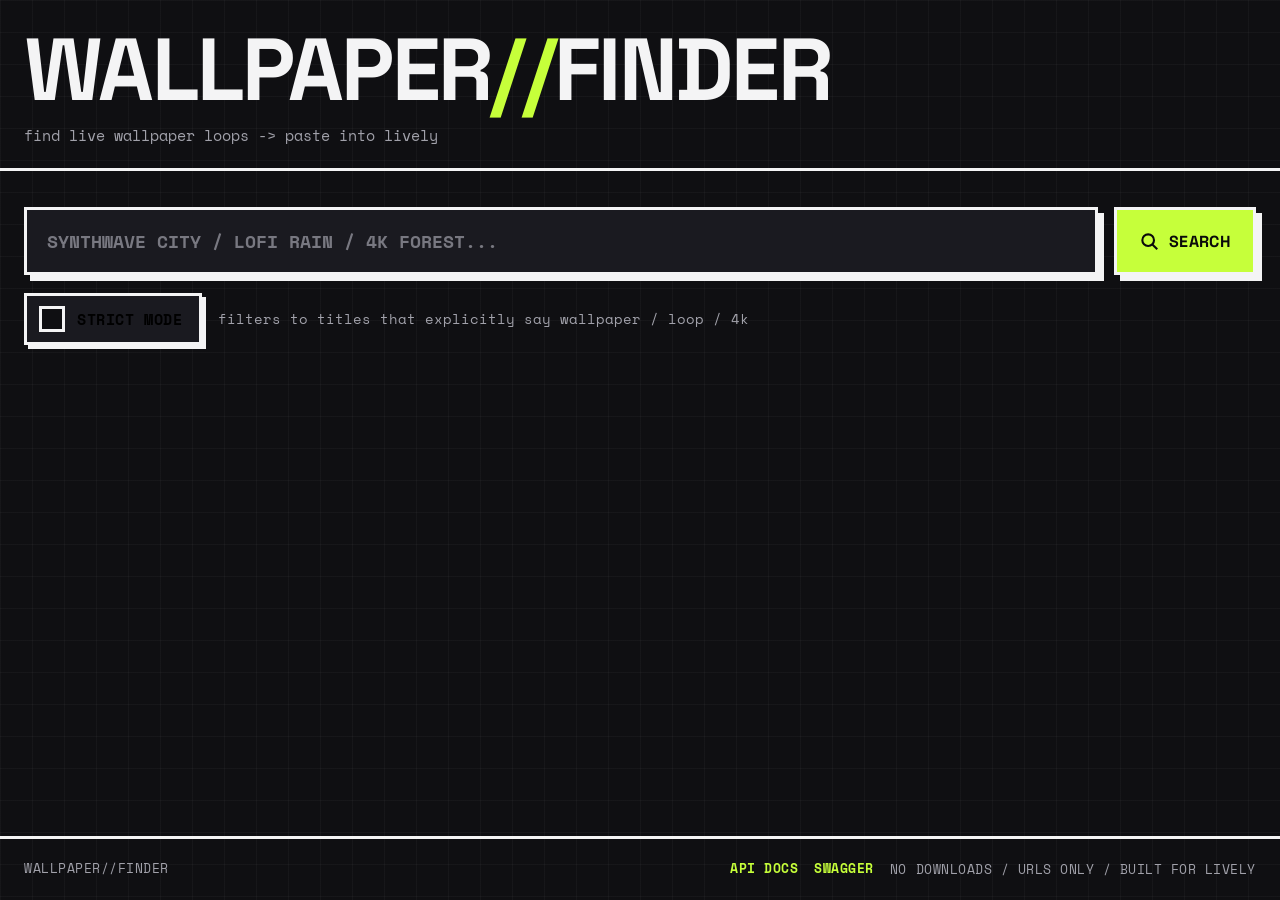
<file: static/index.html>
<!DOCTYPE html>
<html lang="en">
<head>
  <meta charset="UTF-8" />
  <meta name="viewport" content="width=device-width, initial-scale=1.0" />
  <title>WALLPAPER//FINDER</title>
  <meta name="description" content="Find live wallpaper loops on YouTube and paste them into Lively Wallpaper." />

  <link rel="preconnect" href="https://fonts.googleapis.com" />
  <link rel="preconnect" href="https://fonts.gstatic.com" crossorigin />
  <link
    href="https://fonts.googleapis.com/css2?family=Space+Grotesk:wght@600;700&family=Space+Mono:wght@400;700&display=swap"
    rel="stylesheet"
  />
  <link rel="preconnect" href="https://i.ytimg.com" />
  <link rel="stylesheet" href="/static/style.css" />
</head>
<body>
  <!-- ============================ HEADER ============================ -->
  <header class="site-header">
    <h1 class="wordmark">WALLPAPER<span class="slashes">//</span>FINDER</h1>
    <p class="tagline">find live wallpaper loops -&gt; paste into Lively</p>
  </header>

  <main>
    <!-- ============================ SEARCH HERO ============================ -->
    <section class="hero" aria-labelledby="hero-label">
      <h2 id="hero-label" class="visually-hidden">Search for wallpapers</h2>
      <form id="search-form" class="search-row" autocomplete="off">
        <input
          id="search-input"
          class="search-input"
          type="text"
          name="q"
          placeholder="SYNTHWAVE CITY / LOFI RAIN / 4K FOREST..."
          aria-label="Search query"
        />
        <button type="submit" id="search-btn" class="btn btn-accent search-btn">
          <svg class="icon" viewBox="0 0 24 24" aria-hidden="true" focusable="false">
            <circle cx="11" cy="11" r="7"></circle>
            <line x1="21" y1="21" x2="16.65" y2="16.65"></line>
          </svg>
          SEARCH
        </button>
      </form>

      <div class="hero-controls">
        <button
          type="button"
          id="strict-toggle"
          class="toggle"
          role="switch"
          aria-checked="false"
          aria-label="Strict mode: require a wallpaper keyword in the title"
        >
          <span class="toggle-box" aria-hidden="true">
            <svg class="icon check" viewBox="0 0 24 24" aria-hidden="true" focusable="false">
              <polyline points="20 6 9 17 4 12"></polyline>
            </svg>
          </span>
          <span class="toggle-label">STRICT MODE</span>
        </button>
        <span class="hero-hint">filters to titles that explicitly say wallpaper / loop / 4k</span>
      </div>
    </section>

    <!-- ============================ STATUS LINE ============================ -->
    <div id="status" class="status-line" role="status" aria-live="polite"></div>

    <!-- ============================ RESULTS ============================ -->
    <section id="results" class="bento" aria-live="polite" aria-busy="false"></section>
  </main>

  <!-- ============================ FOOTER ============================ -->
  <footer class="site-footer">
    <span>WALLPAPER//FINDER</span>
    <span class="footer-links">
      <a href="/api-docs">API DOCS</a>
      <a href="/docs">SWAGGER</a>
      <span>NO DOWNLOADS / URLS ONLY / BUILT FOR LIVELY</span>
    </span>
  </footer>

  <!-- ============================ PREVIEW MODAL ============================ -->
  <div id="preview" class="modal hidden" role="dialog" aria-modal="true" aria-label="Video preview">
    <div class="modal-box">
      <div class="modal-bar">
        <span id="preview-title" class="modal-title"></span>
        <button id="preview-close" class="btn btn-icon" aria-label="Close preview">
          <svg class="icon" viewBox="0 0 24 24" aria-hidden="true" focusable="false">
            <line x1="18" y1="6" x2="6" y2="18"></line>
            <line x1="6" y1="6" x2="18" y2="18"></line>
          </svg>
        </button>
      </div>
      <div id="preview-frame" class="modal-frame"></div>
      <div class="modal-actions">
        <a id="preview-open" class="btn" href="#" target="_blank" rel="noopener">OPEN ON YOUTUBE</a>
        <button id="preview-copy" class="btn btn-accent">COPY URL</button>
      </div>
    </div>
  </div>

  <!-- Card template -->
  <template id="card-template">
    <article class="card">
      <button class="thumb" type="button" aria-label="Preview video">
        <img class="thumb-img" alt="" loading="lazy" decoding="async" />
        <span class="score-badge" aria-label="Wallpaper score"></span>
        <span class="dur-badge"></span>
        <span class="play-tag" aria-hidden="true">
          <svg class="icon" viewBox="0 0 24 24" focusable="false"><polygon points="6 4 20 12 6 20 6 4"></polygon></svg>
        </span>
      </button>
      <div class="card-body">
        <h3 class="card-title"></h3>
        <div class="card-meta">
          <span class="card-channel"></span>
          <span class="res-badge"></span>
        </div>
        <div class="vote-row" role="group" aria-label="Community rating">
          <button class="vote-btn vote-up" type="button" aria-label="Upvote this wallpaper">
            <svg class="icon" viewBox="0 0 24 24" aria-hidden="true" focusable="false">
              <path d="M7 10v12"></path>
              <path d="M15 5.88 14 10h5.83a2 2 0 0 1 1.92 2.56l-2.33 8A2 2 0 0 1 17.5 22H4a2 2 0 0 1-2-2v-8a2 2 0 0 1 2-2h2.76a2 2 0 0 0 1.79-1.11L12 2a3.13 3.13 0 0 1 3 3.88Z"></path>
            </svg>
          </button>
          <span class="vote-count" aria-live="polite" title="Net community votes">0</span>
          <button class="vote-btn vote-down" type="button" aria-label="Downvote this wallpaper">
            <svg class="icon" viewBox="0 0 24 24" aria-hidden="true" focusable="false">
              <path d="M17 14V2"></path>
              <path d="M9 18.12 10 14H4.17a2 2 0 0 1-1.92-2.56l2.33-8A2 2 0 0 1 6.5 2H20a2 2 0 0 1 2 2v8a2 2 0 0 1-2 2h-2.76a2 2 0 0 0-1.79 1.11L12 22a3.13 3.13 0 0 1-3-3.88Z"></path>
            </svg>
          </button>
        </div>
        <button class="btn btn-accent copy-btn" type="button">
          <svg class="icon" viewBox="0 0 24 24" aria-hidden="true" focusable="false">
            <rect x="9" y="9" width="11" height="11"></rect>
            <path d="M5 15V5a2 2 0 0 1 2-2h10"></path>
          </svg>
          <span class="copy-label">COPY URL</span>
        </button>
      </div>
    </article>
  </template>

  <script src="/static/app.js"></script>
</body>
</html>
</file>
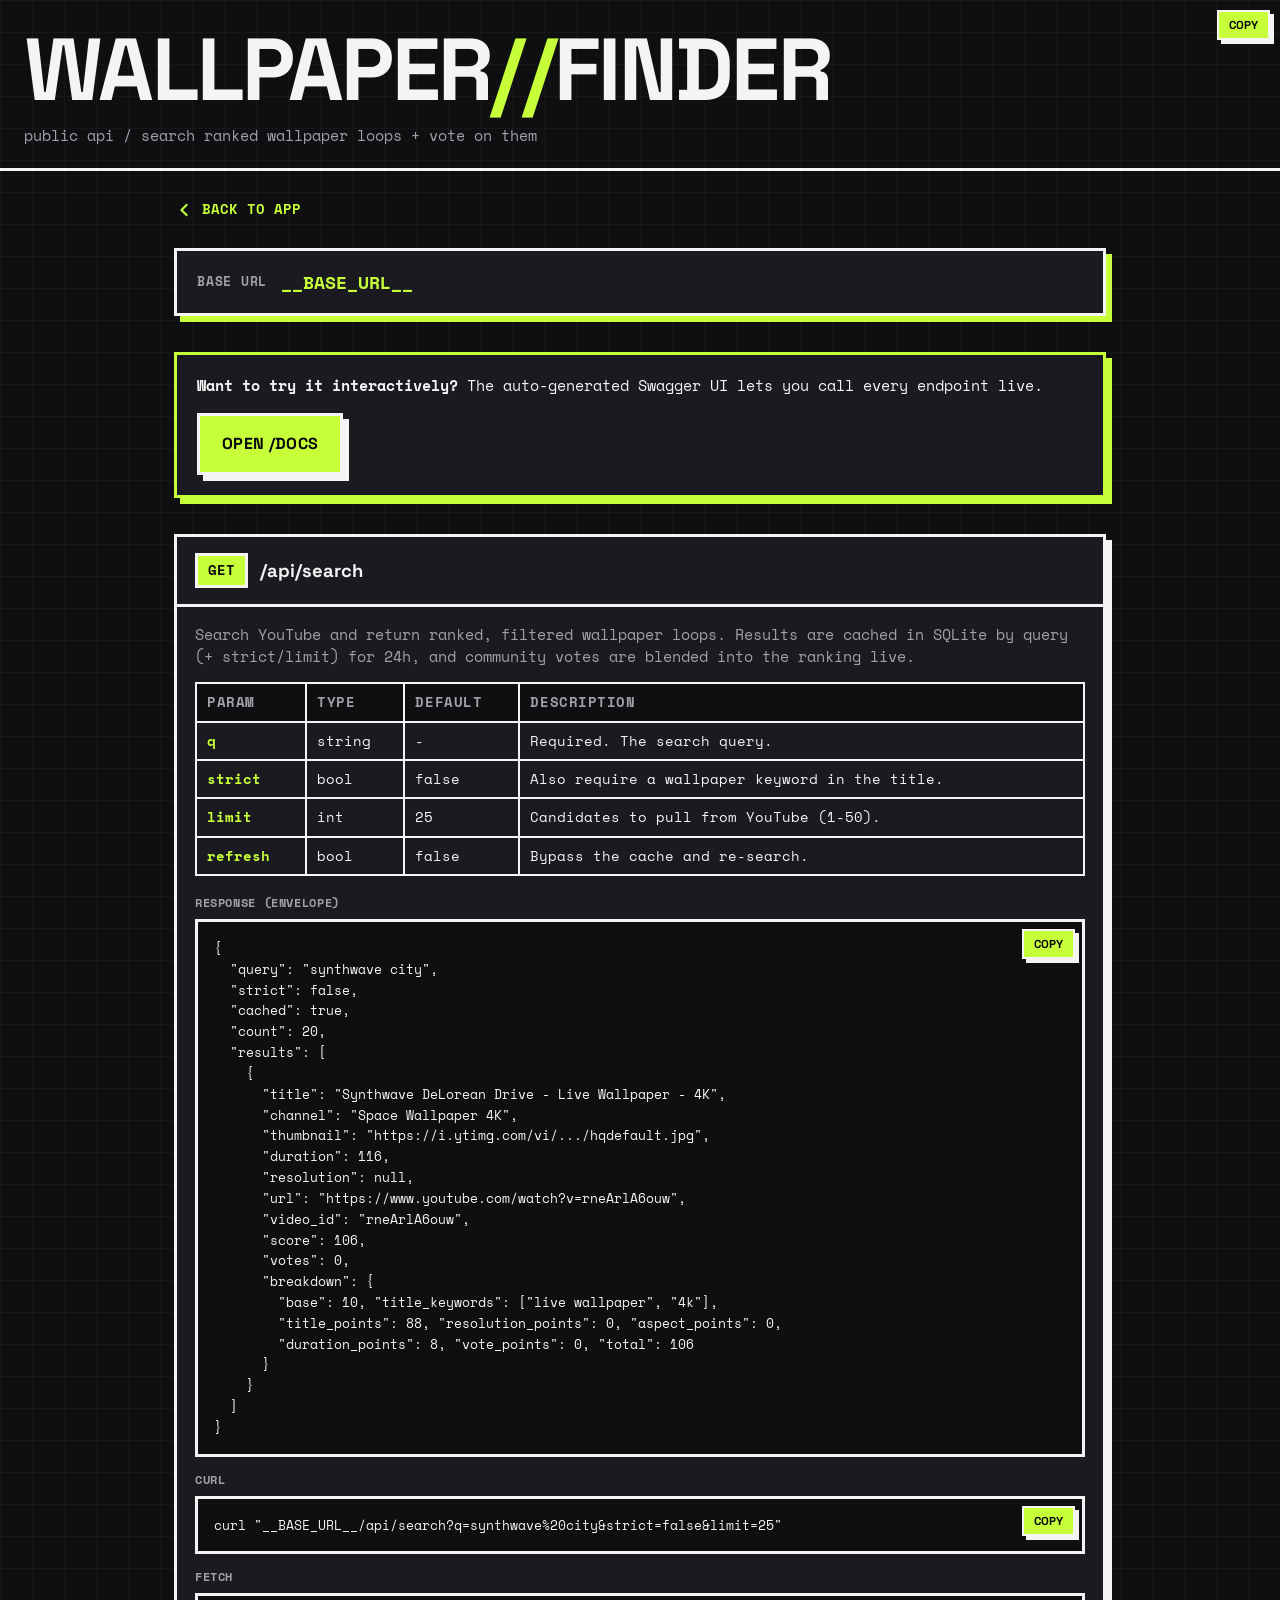
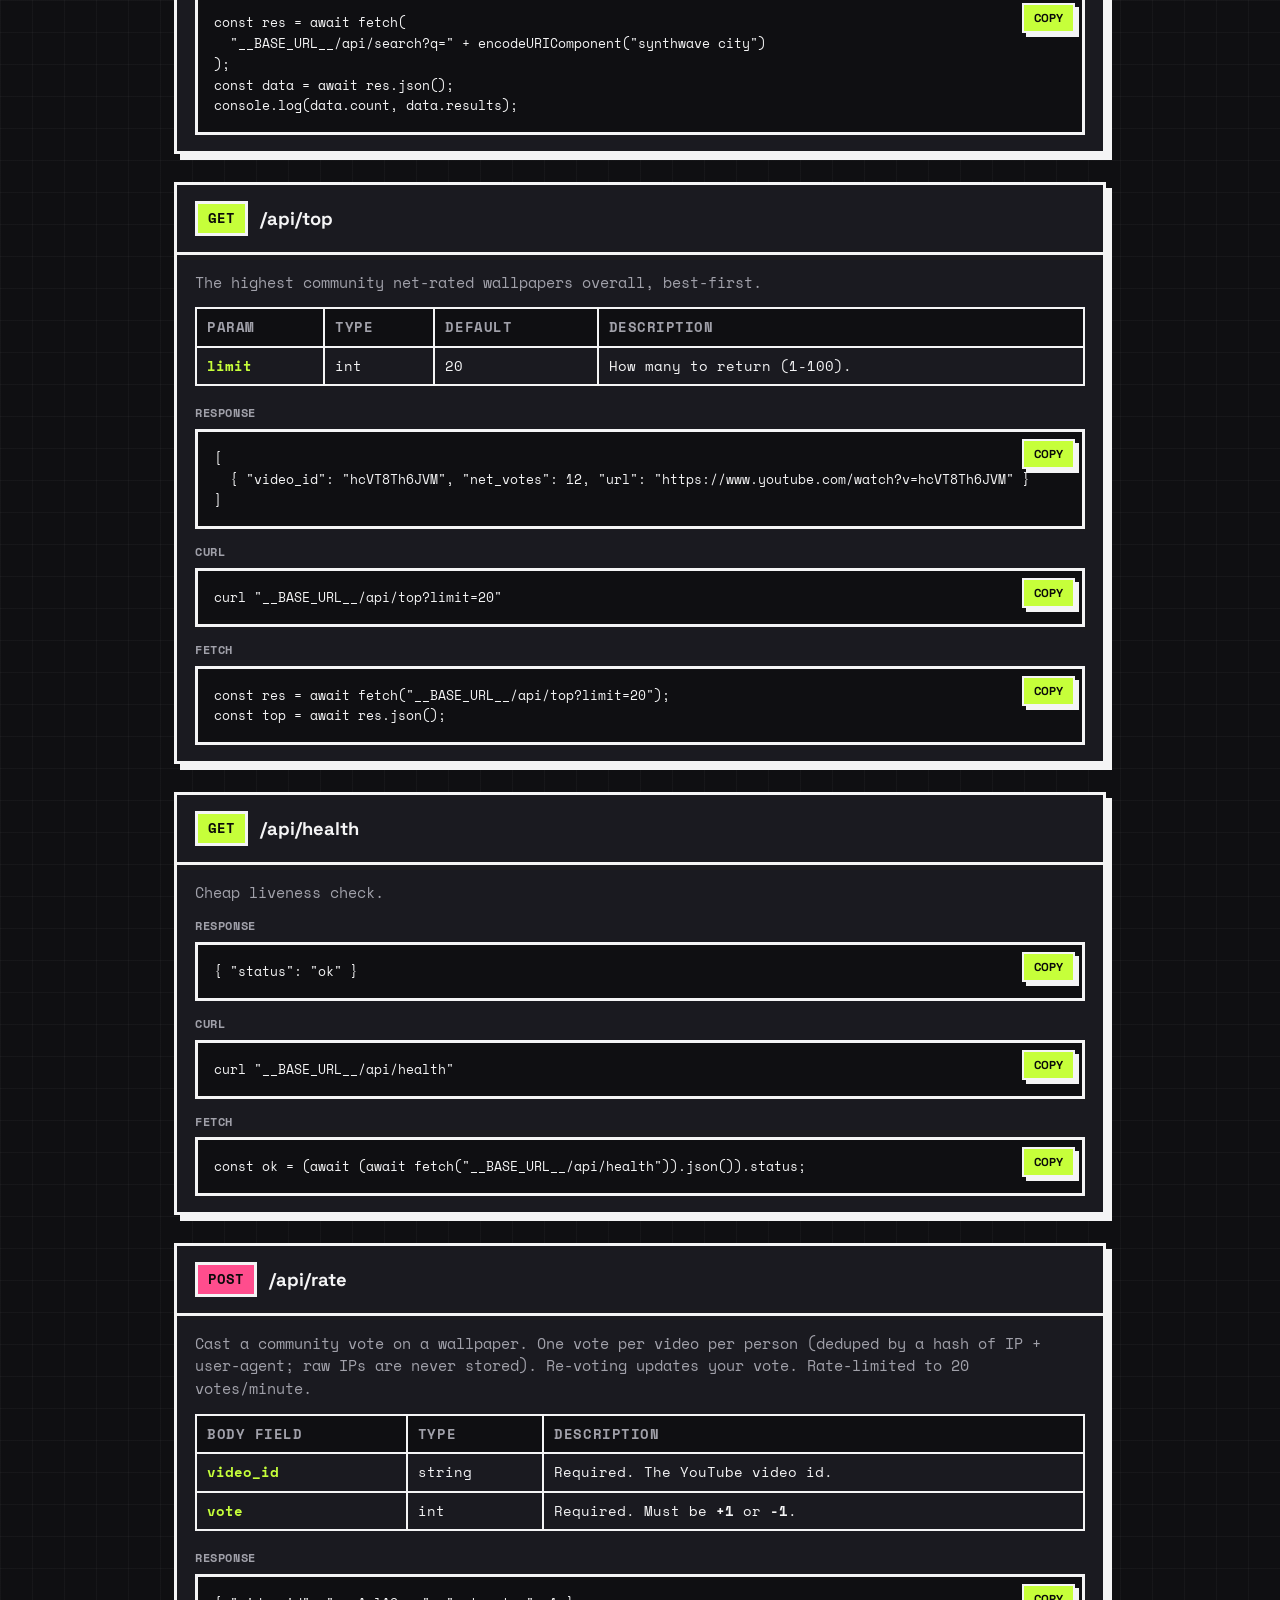
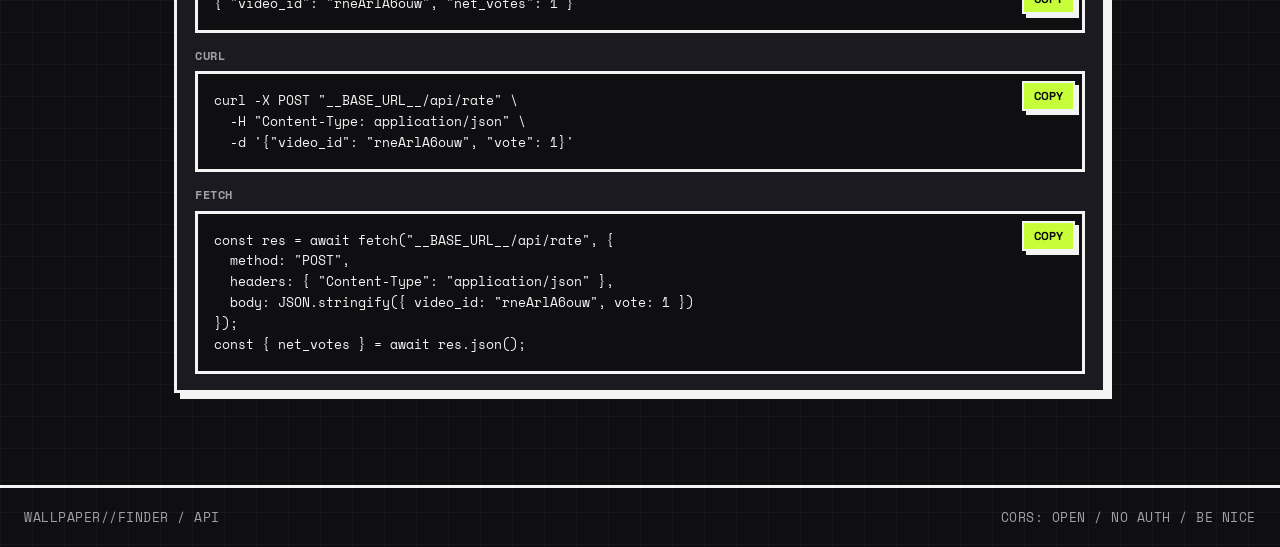
<file: static/api-docs.html>
<!DOCTYPE html>
<html lang="en">
<head>
  <meta charset="UTF-8" />
  <meta name="viewport" content="width=device-width, initial-scale=1.0" />
  <title>WALLPAPER//FINDER / API DOCS</title>
  <meta name="description" content="Public API for Wallpaper Finder: search ranked YouTube live-wallpaper loops and vote on them." />

  <link rel="preconnect" href="https://fonts.googleapis.com" />
  <link rel="preconnect" href="https://fonts.gstatic.com" crossorigin />
  <link
    href="https://fonts.googleapis.com/css2?family=Space+Grotesk:wght@600;700&family=Space+Mono:wght@400;700&display=swap"
    rel="stylesheet"
  />
  <link rel="stylesheet" href="/static/style.css" />
  <style>
    /* Doc-specific layout, reusing the site's :root tokens */
    .doc-main { max-width: 980px; margin: 0 auto; padding: 28px 24px 64px; }
    .base-url-box {
      border: var(--bw) solid var(--border);
      box-shadow: var(--shadow-accent);
      background: var(--surface);
      padding: 18px 20px;
      margin: 8px 0 36px;
      display: flex; align-items: center; gap: 14px; flex-wrap: wrap;
    }
    .base-url-box .label {
      font-family: var(--font-mono); font-weight: 700; text-transform: uppercase;
      letter-spacing: 0.06em; color: var(--muted); font-size: 0.8rem;
    }
    .base-url-box code {
      font-family: var(--font-mono); font-weight: 700; font-size: 1.1rem;
      color: var(--accent); word-break: break-all;
    }
    .endpoint {
      border: var(--bw) solid var(--border);
      box-shadow: var(--shadow);
      background: var(--surface);
      margin-bottom: 28px;
    }
    .endpoint-head {
      display: flex; align-items: center; gap: 12px; flex-wrap: wrap;
      padding: 16px 18px; border-bottom: var(--bw) solid var(--border);
    }
    .method {
      font-family: var(--font-mono); font-weight: 700; font-size: 0.85rem;
      padding: 4px 10px; border: var(--bw) solid var(--border); color: #0A0A0A;
    }
    .method.get { background: var(--accent); }
    .method.post { background: var(--accent-2); }
    .path { font-family: var(--font-head); font-weight: 700; font-size: 1.15rem; }
    .endpoint-body { padding: 16px 18px; }
    .endpoint-body p { margin: 0 0 14px; color: var(--muted); font-size: 0.95rem; }
    .params { width: 100%; border-collapse: collapse; margin: 0 0 18px; }
    .params th, .params td {
      text-align: left; padding: 8px 10px; border: 2px solid var(--border);
      font-family: var(--font-mono); font-size: 0.85rem;
    }
    .params th { background: var(--bg); text-transform: uppercase; letter-spacing: 0.04em; color: var(--muted); }
    .params td .pname { color: var(--accent); font-weight: 700; }
    .code-label {
      font-family: var(--font-mono); font-weight: 700; text-transform: uppercase;
      letter-spacing: 0.05em; font-size: 0.78rem; color: var(--muted); margin: 14px 0 6px;
    }
    .code-wrap { position: relative; }
    pre {
      margin: 0; background: var(--bg); border: var(--bw) solid var(--border);
      padding: 16px; overflow-x: auto;
      font-family: var(--font-mono); font-size: 0.84rem; line-height: 1.55; color: var(--text);
    }
    pre .tok-key { color: var(--accent); }
    .copy-code {
      position: absolute; top: 10px; right: 10px;
      font-family: var(--font-head); font-weight: 700; font-size: 0.72rem; text-transform: uppercase;
      background: var(--accent); color: #0A0A0A; border: 2px solid var(--border);
      padding: 6px 10px; cursor: pointer; box-shadow: var(--shadow-sm);
      transition: transform var(--t), box-shadow var(--t);
    }
    .copy-code:active { transform: translate(2px,2px); box-shadow: 1px 1px 0 var(--border); }
    .copy-code.copied { background: var(--accent-2); }
    .callout {
      border: var(--bw) solid var(--accent); box-shadow: var(--shadow-accent);
      background: var(--surface); padding: 20px; margin: 8px 0 36px;
      display: flex; align-items: center; justify-content: space-between; gap: 16px; flex-wrap: wrap;
    }
    .callout p { margin: 0; font-family: var(--font-mono); font-size: 0.92rem; }
    .back-link {
      display: inline-flex; align-items: center; gap: 8px; margin-bottom: 20px;
      font-family: var(--font-mono); font-weight: 700; text-transform: uppercase;
      color: var(--accent); text-decoration: none; font-size: 0.85rem;
    }
    .back-link:hover { text-decoration: underline; }
  </style>
</head>
<body>
  <header class="site-header">
    <h1 class="wordmark">WALLPAPER<span class="slashes">//</span>FINDER</h1>
    <p class="tagline">public api / search ranked wallpaper loops + vote on them</p>
  </header>

  <main class="doc-main">
    <a class="back-link" href="/">
      <svg class="icon" viewBox="0 0 24 24" aria-hidden="true"><polyline points="15 18 9 12 15 6"></polyline></svg>
      BACK TO APP
    </a>

    <div class="base-url-box">
      <span class="label">Base URL</span>
      <code id="base-url">__BASE_URL__</code>
      <button class="copy-code" data-copy-target="#base-url" type="button" aria-label="Copy base URL">COPY</button>
    </div>

    <div class="callout">
      <p><strong>Want to try it interactively?</strong> The auto-generated Swagger UI lets you call every endpoint live.</p>
      <a class="btn btn-accent" href="/docs">OPEN /docs</a>
    </div>

    <!-- ===================== GET /api/search ===================== -->
    <section class="endpoint">
      <div class="endpoint-head">
        <span class="method get">GET</span>
        <span class="path">/api/search</span>
      </div>
      <div class="endpoint-body">
        <p>Search YouTube and return ranked, filtered wallpaper loops. Results are cached in
           SQLite by query (+ strict/limit) for 24h, and community votes are blended into the
           ranking live.</p>
        <table class="params">
          <thead><tr><th>Param</th><th>Type</th><th>Default</th><th>Description</th></tr></thead>
          <tbody>
            <tr><td><span class="pname">q</span></td><td>string</td><td>-</td><td>Required. The search query.</td></tr>
            <tr><td><span class="pname">strict</span></td><td>bool</td><td>false</td><td>Also require a wallpaper keyword in the title.</td></tr>
            <tr><td><span class="pname">limit</span></td><td>int</td><td>25</td><td>Candidates to pull from YouTube (1-50).</td></tr>
            <tr><td><span class="pname">refresh</span></td><td>bool</td><td>false</td><td>Bypass the cache and re-search.</td></tr>
          </tbody>
        </table>

        <div class="code-label">Response (envelope)</div>
        <div class="code-wrap">
          <button class="copy-code" data-copy-target="#search-resp" type="button">COPY</button>
          <pre id="search-resp">{
  "query": "synthwave city",
  "strict": false,
  "cached": true,
  "count": 20,
  "results": [
    {
      "title": "Synthwave DeLorean Drive - Live Wallpaper - 4K",
      "channel": "Space Wallpaper 4K",
      "thumbnail": "https://i.ytimg.com/vi/.../hqdefault.jpg",
      "duration": 116,
      "resolution": null,
      "url": "https://www.youtube.com/watch?v=rneArlA6ouw",
      "video_id": "rneArlA6ouw",
      "score": 106,
      "votes": 0,
      "breakdown": {
        "base": 10, "title_keywords": ["live wallpaper", "4k"],
        "title_points": 88, "resolution_points": 0, "aspect_points": 0,
        "duration_points": 8, "vote_points": 0, "total": 106
      }
    }
  ]
}</pre>
        </div>

        <div class="code-label">curl</div>
        <div class="code-wrap">
          <button class="copy-code" data-copy-target="#search-curl" type="button">COPY</button>
          <pre id="search-curl">curl "__BASE_URL__/api/search?q=synthwave%20city&strict=false&limit=25"</pre>
        </div>

        <div class="code-label">fetch</div>
        <div class="code-wrap">
          <button class="copy-code" data-copy-target="#search-fetch" type="button">COPY</button>
          <pre id="search-fetch">const res = await fetch(
  "__BASE_URL__/api/search?q=" + encodeURIComponent("synthwave city")
);
const data = await res.json();
console.log(data.count, data.results);</pre>
        </div>
      </div>
    </section>

    <!-- ===================== GET /api/top ===================== -->
    <section class="endpoint">
      <div class="endpoint-head">
        <span class="method get">GET</span>
        <span class="path">/api/top</span>
      </div>
      <div class="endpoint-body">
        <p>The highest community net-rated wallpapers overall, best-first.</p>
        <table class="params">
          <thead><tr><th>Param</th><th>Type</th><th>Default</th><th>Description</th></tr></thead>
          <tbody>
            <tr><td><span class="pname">limit</span></td><td>int</td><td>20</td><td>How many to return (1-100).</td></tr>
          </tbody>
        </table>

        <div class="code-label">Response</div>
        <div class="code-wrap">
          <button class="copy-code" data-copy-target="#top-resp" type="button">COPY</button>
          <pre id="top-resp">[
  { "video_id": "hcVT8Th6JVM", "net_votes": 12, "url": "https://www.youtube.com/watch?v=hcVT8Th6JVM" }
]</pre>
        </div>

        <div class="code-label">curl</div>
        <div class="code-wrap">
          <button class="copy-code" data-copy-target="#top-curl" type="button">COPY</button>
          <pre id="top-curl">curl "__BASE_URL__/api/top?limit=20"</pre>
        </div>

        <div class="code-label">fetch</div>
        <div class="code-wrap">
          <button class="copy-code" data-copy-target="#top-fetch" type="button">COPY</button>
          <pre id="top-fetch">const res = await fetch("__BASE_URL__/api/top?limit=20");
const top = await res.json();</pre>
        </div>
      </div>
    </section>

    <!-- ===================== GET /api/health ===================== -->
    <section class="endpoint">
      <div class="endpoint-head">
        <span class="method get">GET</span>
        <span class="path">/api/health</span>
      </div>
      <div class="endpoint-body">
        <p>Cheap liveness check.</p>
        <div class="code-label">Response</div>
        <div class="code-wrap">
          <button class="copy-code" data-copy-target="#health-resp" type="button">COPY</button>
          <pre id="health-resp">{ "status": "ok" }</pre>
        </div>
        <div class="code-label">curl</div>
        <div class="code-wrap">
          <button class="copy-code" data-copy-target="#health-curl" type="button">COPY</button>
          <pre id="health-curl">curl "__BASE_URL__/api/health"</pre>
        </div>
        <div class="code-label">fetch</div>
        <div class="code-wrap">
          <button class="copy-code" data-copy-target="#health-fetch" type="button">COPY</button>
          <pre id="health-fetch">const ok = (await (await fetch("__BASE_URL__/api/health")).json()).status;</pre>
        </div>
      </div>
    </section>

    <!-- ===================== POST /api/rate ===================== -->
    <section class="endpoint">
      <div class="endpoint-head">
        <span class="method post">POST</span>
        <span class="path">/api/rate</span>
      </div>
      <div class="endpoint-body">
        <p>Cast a community vote on a wallpaper. One vote per video per person (deduped by a
           hash of IP + user-agent; raw IPs are never stored). Re-voting updates your vote.
           Rate-limited to 20 votes/minute.</p>
        <table class="params">
          <thead><tr><th>Body field</th><th>Type</th><th>Description</th></tr></thead>
          <tbody>
            <tr><td><span class="pname">video_id</span></td><td>string</td><td>Required. The YouTube video id.</td></tr>
            <tr><td><span class="pname">vote</span></td><td>int</td><td>Required. Must be <strong>+1</strong> or <strong>-1</strong>.</td></tr>
          </tbody>
        </table>

        <div class="code-label">Response</div>
        <div class="code-wrap">
          <button class="copy-code" data-copy-target="#rate-resp" type="button">COPY</button>
          <pre id="rate-resp">{ "video_id": "rneArlA6ouw", "net_votes": 1 }</pre>
        </div>

        <div class="code-label">curl</div>
        <div class="code-wrap">
          <button class="copy-code" data-copy-target="#rate-curl" type="button">COPY</button>
          <pre id="rate-curl">curl -X POST "__BASE_URL__/api/rate" \
  -H "Content-Type: application/json" \
  -d '{"video_id": "rneArlA6ouw", "vote": 1}'</pre>
        </div>

        <div class="code-label">fetch</div>
        <div class="code-wrap">
          <button class="copy-code" data-copy-target="#rate-fetch" type="button">COPY</button>
          <pre id="rate-fetch">const res = await fetch("__BASE_URL__/api/rate", {
  method: "POST",
  headers: { "Content-Type": "application/json" },
  body: JSON.stringify({ video_id: "rneArlA6ouw", vote: 1 })
});
const { net_votes } = await res.json();</pre>
        </div>
      </div>
    </section>
  </main>

  <footer class="site-footer">
    <span>WALLPAPER//FINDER / API</span>
    <span>CORS: OPEN / NO AUTH / BE NICE</span>
  </footer>

  <script>
    "use strict";
    document.querySelectorAll(".copy-code").forEach((btn) => {
      btn.addEventListener("click", async () => {
        const el = document.querySelector(btn.getAttribute("data-copy-target"));
        if (!el) return;
        const text = el.textContent;
        try {
          await navigator.clipboard.writeText(text);
        } catch (_) {
          const ta = document.createElement("textarea");
          ta.value = text; ta.style.position = "fixed"; ta.style.opacity = "0";
          document.body.appendChild(ta); ta.select();
          document.execCommand("copy"); document.body.removeChild(ta);
        }
        const original = btn.textContent;
        btn.textContent = "COPIED!";
        btn.classList.add("copied");
        setTimeout(() => { btn.textContent = original; btn.classList.remove("copied"); }, 1400);
      });
    });
  </script>
</body>
</html>
</file>
<file: static/style.css>
/* ====================================================================================
   WALLPAPER//FINDER - neo-brutalist + bento grid, dark theme
   ==================================================================================== */

:root {
  /* Colors */
  --bg: #0F0F12;
  --surface: #1A1A20;
  --text: #F4F4F5;
  --muted: #A1A1AA;
  --border: #F4F4F5;
  --accent: #C6FF3A;     /* electric lime */
  --accent-2: #FF4D8D;   /* hot pink - score badges */

  /* Fonts */
  --font-head: "Space Grotesk", system-ui, sans-serif;
  --font-mono: "Space Mono", ui-monospace, monospace;

  /* Brutalist primitives */
  --bw: 3px;                         /* border width */
  --shadow: 6px 6px 0 var(--border);
  --shadow-accent: 6px 6px 0 var(--accent);
  --shadow-pink: 6px 6px 0 var(--accent-2);
  --shadow-sm: 4px 4px 0 var(--border);
  --t: 150ms ease;
}

* { box-sizing: border-box; }

html { -webkit-text-size-adjust: 100%; }

body {
  margin: 0;
  background: var(--bg);
  color: var(--text);
  font-family: var(--font-mono);
  font-size: 16px;
  line-height: 1.5;
  min-height: 100vh;
  display: flex;
  flex-direction: column;
  /* subtle brutalist grid backdrop */
  background-image:
    linear-gradient(rgba(244, 244, 245, 0.035) 1px, transparent 1px),
    linear-gradient(90deg, rgba(244, 244, 245, 0.035) 1px, transparent 1px);
  background-size: 32px 32px;
}

.visually-hidden {
  position: absolute !important;
  width: 1px; height: 1px;
  margin: -1px; padding: 0; border: 0;
  clip: rect(0 0 0 0); clip-path: inset(50%);
  overflow: hidden; white-space: nowrap;
}

/* -------- Focus rings (a11y) -------- */
a:focus-visible,
button:focus-visible,
input:focus-visible,
.toggle:focus-visible,
.thumb:focus-visible {
  outline: var(--bw) solid var(--accent);
  outline-offset: 2px;
}

/* ============================ HEADER ============================ */
.site-header {
  padding: 28px 24px 22px;
  border-bottom: var(--bw) solid var(--border);
}
.wordmark {
  margin: 0;
  font-family: var(--font-head);
  font-weight: 700;
  letter-spacing: -0.03em;
  line-height: 0.95;
  text-transform: uppercase;
  font-size: clamp(2.4rem, 8vw, 5.5rem);
  word-break: break-word;
}
.slashes { color: var(--accent); }
.tagline {
  margin: 12px 0 0;
  font-family: var(--font-mono);
  color: var(--muted);
  text-transform: lowercase;
  font-size: 0.95rem;
}

main {
  flex: 1;
  width: 100%;
  max-width: 1320px;
  margin: 0 auto;
  padding: 28px 24px 56px;
}

/* ============================ SEARCH HERO ============================ */
.hero { margin: 8px 0 28px; }

.search-row {
  display: flex;
  gap: 16px;
  flex-wrap: wrap;
}
.search-input {
  flex: 1 1 320px;
  min-width: 0;
  background: var(--surface);
  color: var(--text);
  font-family: var(--font-mono);
  font-weight: 700;
  font-size: 1.1rem;
  text-transform: uppercase;
  padding: 18px 20px;
  border: var(--bw) solid var(--border);
  border-radius: 0;
  box-shadow: var(--shadow);
  transition: box-shadow var(--t), transform var(--t);
}
.search-input::placeholder { color: var(--muted); opacity: 0.7; }
.search-input:focus {
  outline: none;
  box-shadow: var(--shadow-accent);
}

/* -------- Buttons (shared brutalist primitive) -------- */
.btn {
  display: inline-flex;
  align-items: center;
  justify-content: center;
  gap: 10px;
  font-family: var(--font-head);
  font-weight: 700;
  font-size: 1rem;
  text-transform: uppercase;
  letter-spacing: 0.02em;
  text-decoration: none;
  color: var(--text);
  background: var(--surface);
  border: var(--bw) solid var(--border);
  border-radius: 0;
  padding: 16px 22px;
  cursor: pointer;
  box-shadow: var(--shadow);
  transition: transform var(--t), box-shadow var(--t), background var(--t);
}
.btn:hover { background: #23232b; }
.btn:active {
  transform: translate(3px, 3px);
  box-shadow: 3px 3px 0 var(--border);
}
.btn-accent {
  background: var(--accent);
  color: #0A0A0A;
}
.btn-accent:hover { background: #b6f01f; }
.search-btn { flex: 0 0 auto; }

.btn-icon {
  padding: 12px;
  gap: 0;
}

/* -------- STRICT MODE toggle -------- */
.hero-controls {
  display: flex;
  align-items: center;
  gap: 16px;
  margin-top: 18px;
  flex-wrap: wrap;
}
.toggle {
  display: inline-flex;
  align-items: center;
  gap: 12px;
  background: var(--surface);
  border: var(--bw) solid var(--border);
  border-radius: 0;
  padding: 10px 16px 10px 12px;
  cursor: pointer;
  box-shadow: var(--shadow-sm);
  transition: transform var(--t), box-shadow var(--t);
}
.toggle:active {
  transform: translate(3px, 3px);
  box-shadow: 1px 1px 0 var(--border);
}
.toggle-box {
  width: 26px; height: 26px;
  border: var(--bw) solid var(--border);
  background: var(--bg);
  display: grid;
  place-items: center;
}
.toggle .check { width: 20px; height: 20px; opacity: 0; stroke: #0A0A0A; }
.toggle[aria-checked="true"] .toggle-box { background: var(--accent); }
.toggle[aria-checked="true"] .check { opacity: 1; }
.toggle-label {
  font-family: var(--font-mono);
  font-weight: 700;
  text-transform: uppercase;
  letter-spacing: 0.04em;
  font-size: 0.95rem;
}
.hero-hint {
  color: var(--muted);
  font-size: 0.85rem;
}

/* ============================ STATUS LINE ============================ */
.status-line {
  font-family: var(--font-mono);
  text-transform: uppercase;
  letter-spacing: 0.04em;
  color: var(--muted);
  font-size: 0.9rem;
  min-height: 1.4em;
  margin-bottom: 18px;
}
.status-line .count { color: var(--accent); font-weight: 700; }
.cached-note {
  color: var(--accent-2);
  font-weight: 700;
  white-space: nowrap;
}
.icon-xs {
  width: 13px; height: 13px;
  vertical-align: -2px;
  margin-right: 3px;
  fill: var(--accent-2);
  stroke: none;
}

/* ============================ BENTO GRID ============================ */
.bento {
  display: grid;
  grid-template-columns: repeat(4, 1fr);
  gap: 22px;
}
/* TOP PICK feature card spans 2 columns */
.card.feature { grid-column: span 2; }

@media (max-width: 1024px) {
  .bento { grid-template-columns: repeat(2, 1fr); gap: 18px; }
  .card.feature { grid-column: span 2; }
}
@media (max-width: 560px) {
  .bento { grid-template-columns: 1fr; }
  .card.feature { grid-column: span 1; }
}

/* ============================ RESULT CARD ============================ */
.card {
  background: var(--surface);
  border: var(--bw) solid var(--border);
  border-radius: 0;
  box-shadow: var(--shadow);
  display: flex;
  flex-direction: column;
  transition: transform var(--t), box-shadow var(--t);
  position: relative;
}
.card:hover {
  transform: translate(-2px, -2px);
  box-shadow: 8px 8px 0 var(--border);
}

.thumb {
  position: relative;
  display: block;
  width: 100%;
  padding: 0;
  margin: 0;
  border: none;
  border-bottom: var(--bw) solid var(--border);
  background: #000;
  aspect-ratio: 16 / 9;
  cursor: pointer;
  overflow: hidden;
}
.thumb-img { width: 100%; height: 100%; object-fit: cover; display: block; }

.score-badge {
  position: absolute;
  top: -3px; right: 14px;
  background: var(--accent-2);
  color: #0A0A0A;
  font-family: var(--font-mono);
  font-weight: 700;
  font-size: 0.95rem;
  padding: 6px 12px;
  border: var(--bw) solid var(--border);
  box-shadow: var(--shadow-sm);
}
.dur-badge {
  position: absolute;
  bottom: 10px; right: 10px;
  background: var(--bg);
  color: var(--text);
  font-family: var(--font-mono);
  font-size: 0.8rem;
  font-weight: 700;
  padding: 3px 8px;
  border: 2px solid var(--border);
}
.dur-badge:empty { display: none; }

.play-tag {
  position: absolute;
  inset: 0;
  display: grid;
  place-items: center;
  background: rgba(15, 15, 18, 0.35);
  opacity: 0;
  transition: opacity var(--t);
}
.play-tag .icon {
  width: 54px; height: 54px;
  background: var(--accent);
  fill: #0A0A0A;
  stroke: none;
  border: var(--bw) solid var(--border);
  padding: 12px;
  box-shadow: var(--shadow-sm);
}
.thumb:hover .play-tag,
.thumb:focus-visible .play-tag { opacity: 1; }

.card-body {
  padding: 18px 16px 16px;
  display: flex;
  flex-direction: column;
  gap: 12px;
  flex: 1;
}
.card-title {
  margin: 0;
  font-family: var(--font-head);
  font-weight: 700;
  font-size: 1.05rem;
  line-height: 1.25;
  display: -webkit-box;
  -webkit-line-clamp: 2;
  -webkit-box-orient: vertical;
  overflow: hidden;
}
.feature .card-title { font-size: 1.5rem; }

.card-meta {
  display: flex;
  align-items: center;
  justify-content: space-between;
  gap: 10px;
  font-family: var(--font-mono);
  font-size: 0.82rem;
}
.card-channel {
  color: var(--muted);
  text-transform: uppercase;
  letter-spacing: 0.03em;
  overflow: hidden;
  text-overflow: ellipsis;
  white-space: nowrap;
}
.res-badge {
  flex: 0 0 auto;
  color: var(--accent);
  font-weight: 700;
  border: 2px solid var(--accent);
  padding: 2px 7px;
  text-transform: uppercase;
}
.res-badge:empty { display: none; }

/* Vote row */
.vote-row {
  display: flex;
  align-items: stretch;
  gap: 10px;
}
.vote-btn {
  flex: 1 1 0;
  display: grid;
  place-items: center;
  background: var(--surface);
  color: var(--text);
  border: var(--bw) solid var(--border);
  border-radius: 0;
  padding: 9px 0;
  cursor: pointer;
  box-shadow: var(--shadow-sm);
  transition: transform var(--t), box-shadow var(--t), background var(--t);
}
.vote-btn:hover { background: #23232b; }
.vote-btn:active {
  transform: translate(3px, 3px);
  box-shadow: 1px 1px 0 var(--border);
}
.vote-up.active { background: var(--accent); color: #0A0A0A; }
.vote-down.active { background: var(--accent-2); color: #0A0A0A; }
.vote-count {
  flex: 0 0 auto;
  min-width: 48px;
  display: grid;
  place-items: center;
  font-family: var(--font-mono);
  font-weight: 700;
  font-size: 1.05rem;
  border: var(--bw) solid var(--border);
  background: var(--bg);
}

.copy-btn { margin-top: auto; width: 100%; }
.copy-btn.copied { background: var(--accent-2); color: #0A0A0A; }

/* TOP PICK tag on feature card */
.feature::before {
  content: "TOP PICK";
  position: absolute;
  top: -3px; left: -3px;
  z-index: 2;
  background: var(--accent);
  color: #0A0A0A;
  font-family: var(--font-mono);
  font-weight: 700;
  font-size: 0.8rem;
  letter-spacing: 0.08em;
  padding: 6px 12px;
  border: var(--bw) solid var(--border);
}

/* ============================ STATES ============================ */
/* Skeleton */
.skeleton {
  background: var(--surface);
  border: var(--bw) solid var(--border);
  box-shadow: var(--shadow);
  min-height: 280px;
  display: flex;
  flex-direction: column;
}
.skeleton .sk-thumb {
  aspect-ratio: 16 / 9;
  border-bottom: var(--bw) solid var(--border);
  background: repeating-linear-gradient(
    45deg, #202028, #202028 12px, #26262f 12px, #26262f 24px
  );
}
.skeleton .sk-line {
  height: 14px;
  margin: 14px 16px 0;
  background: #2a2a33;
  border: 2px solid #34343f;
}
.skeleton .sk-line.short { width: 50%; }
.skeleton.feature { grid-column: span 2; }
@media (max-width: 560px) { .skeleton.feature { grid-column: span 1; } }

.sk-pulse { animation: pulse 1.1s ease-in-out infinite; }
@keyframes pulse { 0%, 100% { opacity: 1; } 50% { opacity: 0.55; } }

/* Empty + error boxes */
.notice {
  grid-column: 1 / -1;
  border: var(--bw) solid var(--border);
  box-shadow: var(--shadow);
  background: var(--surface);
  padding: 40px 28px;
  text-align: center;
  font-family: var(--font-head);
  font-weight: 700;
  text-transform: uppercase;
  letter-spacing: 0.02em;
  font-size: 1.2rem;
}
.notice.error {
  box-shadow: var(--shadow-pink);
  border-color: var(--accent-2);
}
.notice .sub {
  display: block;
  margin-top: 10px;
  font-family: var(--font-mono);
  font-weight: 400;
  font-size: 0.85rem;
  color: var(--muted);
  text-transform: none;
  letter-spacing: 0;
}

/* ============================ PREVIEW MODAL ============================ */
.modal {
  position: fixed;
  inset: 0;
  z-index: 100;
  display: grid;
  place-items: center;
  padding: 20px;
  background: rgba(15, 15, 18, 0.85);
}
.modal.hidden { display: none; }
.modal-box {
  width: min(960px, 100%);
  background: var(--surface);
  border: var(--bw) solid var(--border);
  box-shadow: 10px 10px 0 var(--accent);
}
.modal-bar {
  display: flex;
  align-items: center;
  justify-content: space-between;
  gap: 12px;
  padding: 12px 14px;
  border-bottom: var(--bw) solid var(--border);
}
.modal-title {
  font-family: var(--font-head);
  font-weight: 700;
  font-size: 1rem;
  overflow: hidden;
  text-overflow: ellipsis;
  white-space: nowrap;
}
.modal-frame { aspect-ratio: 16 / 9; background: #000; }
.modal-frame iframe { width: 100%; height: 100%; border: 0; display: block; }
.modal-actions {
  display: flex;
  gap: 12px;
  padding: 14px;
  border-top: var(--bw) solid var(--border);
  flex-wrap: wrap;
}
.modal-actions .btn { flex: 1 1 auto; }

/* ============================ FOOTER ============================ */
.site-footer {
  border-top: var(--bw) solid var(--border);
  padding: 20px 24px;
  display: flex;
  justify-content: space-between;
  gap: 16px;
  flex-wrap: wrap;
  font-family: var(--font-mono);
  font-size: 0.8rem;
  color: var(--muted);
  text-transform: uppercase;
  letter-spacing: 0.04em;
}
.footer-links { display: inline-flex; gap: 16px; flex-wrap: wrap; align-items: center; }
.footer-links a {
  color: var(--accent);
  text-decoration: none;
  font-weight: 700;
  border-bottom: 2px solid transparent;
}
.footer-links a:hover { border-bottom-color: var(--accent); }

/* ============================ ICONS ============================ */
.icon {
  width: 20px; height: 20px;
  fill: none;
  stroke: currentColor;
  stroke-width: 2.5;
  stroke-linecap: square;
  stroke-linejoin: miter;
  flex: 0 0 auto;
}

/* ============================ REDUCED MOTION ============================ */
@media (prefers-reduced-motion: reduce) {
  *,
  *::before,
  *::after {
    transition: none !important;
    animation: none !important;
  }
  .btn:active,
  .toggle:active { transform: none; }
}
</file>
